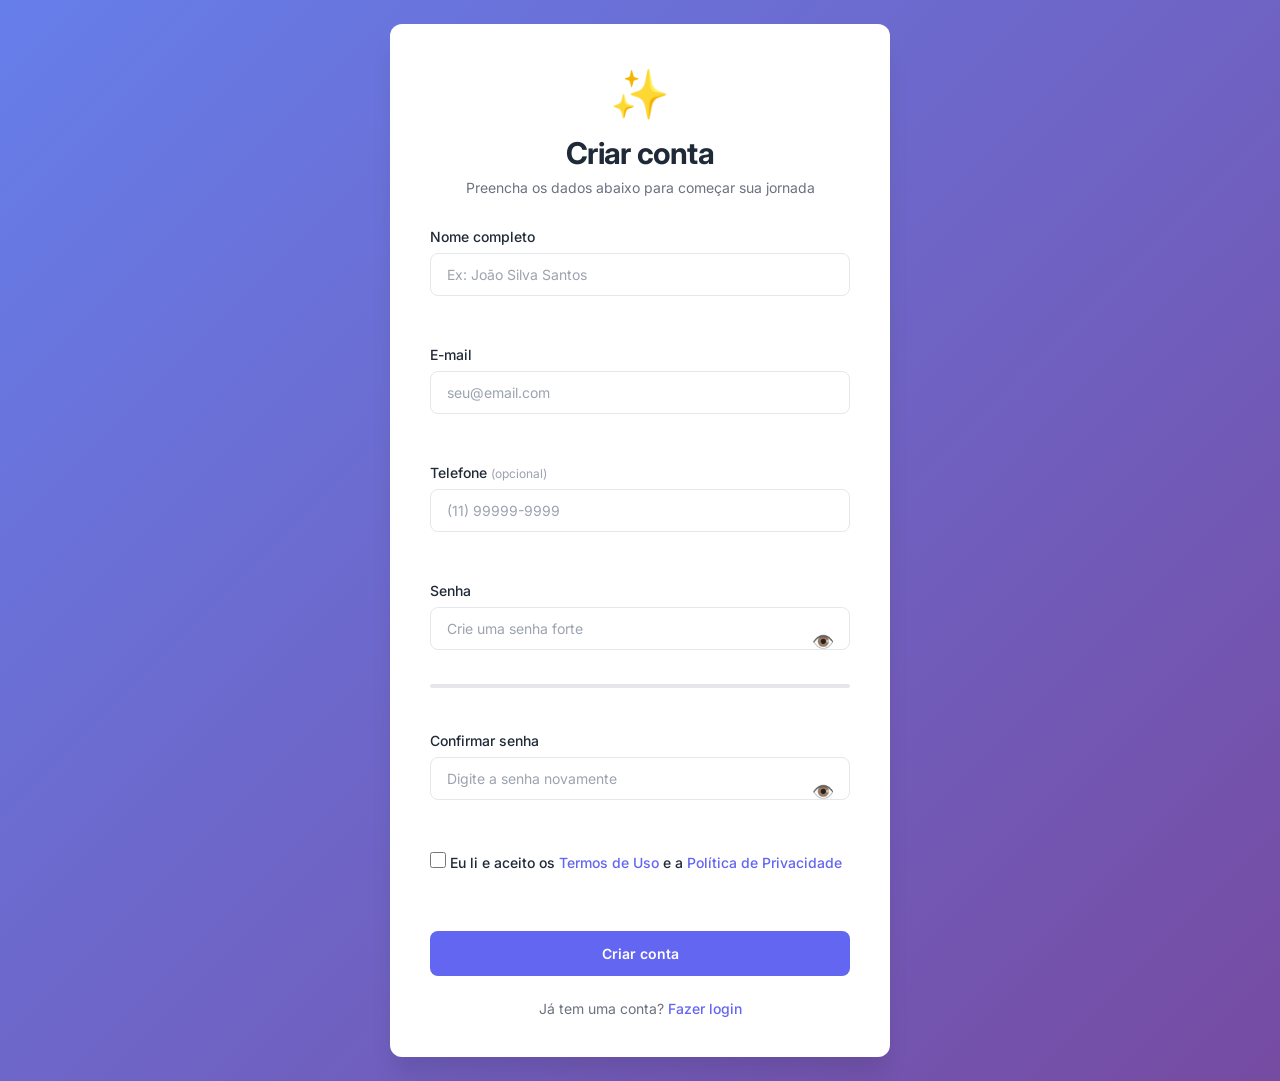
<file: index.html>
<!doctype html>
<html lang="pt-BR">
  <head>
    <!-- METADADOS ESSENCIAIS PARA SEO E COMPATIBILIDADE -->
    <meta charset="UTF-8" />
    <!-- Viewport responsivo - garante que o site funciona em todos os dispositivos -->
    <meta
      name="viewport"
      content="width=device-width, initial-scale=1.0, user-scalable=yes"
    />
    <!-- Descrição para mecanismos de busca e compartilhamento em redes sociais -->
    <meta
      name="description"
      content="Plataforma de registro profissional com validação em tempo real e design responsivo"
    />
    <!-- Autor do projeto para documentação -->
    <meta name="author" content="Herbert Freire" />
    <!-- Título da página que aparece na aba do navegador -->
    <title>Registro | Crie sua conta profissional</title>

    <!-- PRÉ-CONEXÃO COM GOOGLE FONTS - Melhora performance no carregamento das fontes -->
    <link rel="preconnect" href="https://fonts.googleapis.com" />
    <link rel="preconnect" href="https://fonts.gstatic.com" crossorigin />

    <!-- FONTE PROFISSIONAL INTER - Moderna e altamente legível -->
    <link
      href="https://fonts.googleapis.com/css2?family=Inter:opsz,wght@14..32,300;14..32,400;14..32,500;14..32,600;14..32,700&display=swap"
      rel="stylesheet"
    />

    <!-- FOLHA DE ESTILO PRINCIPAL -->
    <link rel="stylesheet" href="css/style.css" />
  </head>
  <body>
    <!-- 
        ESTRUTURA PRINCIPAL DA PÁGINA
        - Container principal centraliza o conteúdo verticalmente
        - Uso de tags semânticas (main) para melhor acessibilidade
    -->
    <main class="container">
      <!-- CARD PRINCIPAL DO FORMULÁRIO -->
      <div class="register-card">
        <!-- 
                CABEÇALHO DA MARCA
                - Logo visual para identidade visual
                - Título principal (H1) para SEO
                - Subtítulo descritivo
            -->
        <div class="brand-header">
          <div class="logo" aria-label="Logo da empresa">✨</div>
          <h1>Criar conta</h1>
          <p>Preencha os dados abaixo para começar sua jornada</p>
        </div>

        <!-- 
                FORMULÁRIO DE REGISTRO
                - novalidate: desativa validação nativa do HTML, usaremos JavaScript
                - id="registerForm": referência para manipulação no JS
            -->
        <form id="registerForm" novalidate>
          <!-- CAMPO: NOME COMPLETO -->
          <div class="form-group">
            <label for="fullname">Nome completo</label>
            <div class="input-wrapper">
              <!-- 
                            required: indica que campo é obrigatório (validação HTML)
                            placeholder: texto de exemplo para orientação do usuário
                        -->
              <input
                type="text"
                id="fullname"
                name="fullname"
                placeholder="Ex: João Silva Santos"
                required
                aria-describedby="fullnameError"
              />
              <!-- Elemento para exibir mensagens de erro em tempo real -->
              <span class="error-message" id="fullnameError"></span>
            </div>
          </div>

          <!-- CAMPO: E-MAIL -->
          <div class="form-group">
            <label for="email">E-mail</label>
            <div class="input-wrapper">
              <input
                type="email"
                id="email"
                name="email"
                placeholder="seu@email.com"
                required
                aria-describedby="emailError"
              />
              <span class="error-message" id="emailError"></span>
            </div>
          </div>

          <!-- CAMPO: TELEFONE (OPCIONAL) -->
          <div class="form-group">
            <label for="phone"
              >Telefone <span class="optional-label">(opcional)</span></label
            >
            <div class="input-wrapper">
              <input
                type="tel"
                id="phone"
                name="phone"
                placeholder="(11) 99999-9999"
                aria-describedby="phoneError"
              />
              <span class="error-message" id="phoneError"></span>
            </div>
          </div>

          <!-- CAMPO: SENHA -->
          <div class="form-group">
            <label for="password">Senha</label>
            <div class="input-wrapper password-wrapper">
              <input
                type="password"
                id="password"
                name="password"
                placeholder="Crie uma senha forte"
                required
                aria-describedby="passwordError"
              />
              <!-- Botão para mostrar/ocultar senha (UX improvement) -->
              <button
                type="button"
                class="toggle-password"
                aria-label="Mostrar ou ocultar senha"
              >
                👁️
              </button>
              <span class="error-message" id="passwordError"></span>
            </div>

            <!-- INDICADOR DE FORÇA DA SENHA -->
            <div class="password-strength">
              <div class="strength-bar"></div>
              <span class="strength-text"></span>
            </div>
          </div>

          <!-- CAMPO: CONFIRMAR SENHA -->
          <div class="form-group">
            <label for="confirmPassword">Confirmar senha</label>
            <div class="input-wrapper password-wrapper">
              <input
                type="password"
                id="confirmPassword"
                name="confirmPassword"
                placeholder="Digite a senha novamente"
                required
                aria-describedby="confirmError"
              />
              <button
                type="button"
                class="toggle-password"
                aria-label="Mostrar ou ocultar senha"
              >
                👁️
              </button>
              <span class="error-message" id="confirmError"></span>
            </div>
          </div>

          <!-- TERMOS E CONDIÇÕES (CHECKBOX) -->
          <div class="form-group checkbox-group">
            <label class="checkbox-label">
              <input type="checkbox" id="terms" required />
              <span>
                Eu li e aceito os
                <a href="#" target="_blank" rel="noopener noreferrer"
                  >Termos de Uso</a
                >
                e a
                <a href="#" target="_blank" rel="noopener noreferrer"
                  >Política de Privacidade</a
                >
              </span>
            </label>
            <span class="error-message" id="termsError"></span>
          </div>

          <!-- BOTÃO DE SUBMISSÃO -->
          <button type="submit" class="btn-submit">Criar conta</button>

          <!-- LINK PARA LOGIN (USUÁRIOS EXISTENTES) -->
          <p class="login-link">
            Já tem uma conta? <a href="#">Fazer login</a>
          </p>
        </form>

        <!-- 
                TOAST NOTIFICATION
                - Sistema de notificações que aparece temporariamente
                - hidden: inicialmente invisível
            -->
        <div id="toast" class="toast hidden">
          <span class="toast-icon">✅</span>
          <span class="toast-message"></span>
        </div>
      </div>
    </main>

    <!-- SCRIPTS CARREGADOS NO FINAL DO BODY (MELHORA PERFORMANCE) -->
    <script src="js/script.js"></script>
  </body>
</html>
</file>
<file: css/style.css>
/* ============================================
   VARIÁVEIS GLOBAIS (CSS CUSTOM PROPERTIES)
   ============================================
   Centraliza cores, sombras e espaçamentos
   Facilita manutenção e themes futuros
*/
:root {
  /* Cores principais - Paleta moderna (indigo + purple gradient) */
  --primary-color: #6366f1;
  --primary-dark: #4f46e5;
  --primary-light: #818cf8;
  --gradient-start: #667eea;
  --gradient-end: #764ba2;

  /* Cores de estado */
  --success-color: #10b981;
  --error-color: #ef4444;
  --warning-color: #f59e0b;

  /* Cores de texto */
  --text-primary: #1f2937;
  --text-secondary: #6b7280;
  --text-light: #9ca3af;
  --text-white: #ffffff;

  /* Cores de fundo e borda */
  --bg-white: #ffffff;
  --bg-gray: #f9fafb;
  --border-color: #e5e7eb;

  /* Sombras - Sistema de elevação (Material Design inspirado) */
  --shadow-sm: 0 1px 2px 0 rgb(0 0 0 / 0.05);
  --shadow-md: 0 4px 6px -1px rgb(0 0 0 / 0.1);
  --shadow-lg: 0 10px 15px -3px rgb(0 0 0 / 0.1);
  --shadow-xl: 0 20px 25px -5px rgb(0 0 0 / 0.1);

  /* Bordas arredondadas */
  --radius-sm: 0.375rem;
  --radius-md: 0.5rem;
  --radius-lg: 0.75rem;

  /* Transições suaves para interações */
  --transition-fast: 150ms ease;
  --transition-normal: 300ms ease;
  --transition-slow: 500ms ease;
}

/* ============================================
   RESET E CONFIGURAÇÕES BASE
   ============================================
   Remove padrões inconsistentes entre navegadores
*/
* {
  margin: 0;
  padding: 0;
  box-sizing: border-box;
}

/* ============================================
   ESTILOS GLOBAIS
   ============================================ */
body {
  /* Fonte principal com fallbacks para segurança */
  font-family:
    "Inter",
    -apple-system,
    BlinkMacSystemFont,
    "Segoe UI",
    sans-serif;

  /* Gradiente dinâmico de fundo */
  background: linear-gradient(
    135deg,
    var(--gradient-start) 0%,
    var(--gradient-end) 100%
  );

  /* Centralização vertical/horizontal */
  min-height: 100vh;
  display: flex;
  align-items: center;
  justify-content: center;

  /* Espaçamento em telas pequenas */
  padding: 1.5rem;

  /* Suaviza bordas em todo o app */
  -webkit-font-smoothing: antialiased;
  -moz-osx-font-smoothing: grayscale;
}

/* ============================================
   CONTAINER PRINCIPAL
   ============================================
   Controla largura máxima e animação de entrada
*/
.container {
  width: 100%;
  max-width: 500px;

  /* Animação de fade com deslocamento suave */
  animation: fadeInUp 0.6s cubic-bezier(0.16, 1, 0.3, 1);
}

/* Animação de entrada do conteúdo */
@keyframes fadeInUp {
  from {
    opacity: 0;
    transform: translateY(30px);
  }
  to {
    opacity: 1;
    transform: translateY(0);
  }
}

/* ============================================
   CARD DO FORMULÁRIO
   ============================================
   Efeito vidro (glassmorphism) sutil
*/
.register-card {
  background: var(--bg-white);
  border-radius: var(--radius-lg);
  padding: 2.5rem;
  box-shadow: var(--shadow-xl);

  /* Transição para possíveis efeitos hover */
  transition:
    transform var(--transition-normal),
    box-shadow var(--transition-normal);
}

.register-card:hover {
  transform: translateY(-2px);
  box-shadow: 0 25px 35px -12px rgb(0 0 0 / 0.25);
}

/* ============================================
   CABEÇALHO DA MARCA
   ============================================ */
.brand-header {
  text-align: center;
  margin-bottom: 2rem;
}

.logo {
  font-size: 3rem;
  margin-bottom: 0.75rem;

  /* Animação sutil no logo */
  animation: gentleBounce 2s ease-in-out infinite;
}

@keyframes gentleBounce {
  0%,
  100% {
    transform: translateY(0);
  }
  50% {
    transform: translateY(-5px);
  }
}

.brand-header h1 {
  font-size: 1.875rem;
  font-weight: 700;
  color: var(--text-primary);
  margin-bottom: 0.5rem;
  letter-spacing: -0.025em;
}

.brand-header p {
  color: var(--text-secondary);
  font-size: 0.875rem;
}

/* ============================================
   GRUPOS DE FORMULÁRIO
   ============================================ */
.form-group {
  margin-bottom: 1.5rem;
}

.form-group label {
  display: block;
  font-size: 0.875rem;
  font-weight: 500;
  color: var(--text-primary);
  margin-bottom: 0.5rem;
}

/* Label opcional (menos destaque) */
.optional-label {
  font-weight: 400;
  color: var(--text-light);
  font-size: 0.75rem;
}

/* ============================================
   WRAPPERS DE INPUT
   ============================================ */
.input-wrapper {
  position: relative;
}

.input-wrapper input {
  width: 100%;
  padding: 0.75rem 1rem;
  font-size: 0.875rem;
  font-family: inherit;

  /* Borda com transição suave */
  border: 1.5px solid var(--border-color);
  border-radius: var(--radius-md);
  transition: all var(--transition-fast);

  background: var(--bg-white);
  outline: none;

  /* Cor do texto */
  color: var(--text-primary);
}

/* Efeito focus - anel de destaque */
.input-wrapper input:focus {
  border-color: var(--primary-color);
  box-shadow: 0 0 0 3px rgba(99, 102, 241, 0.1);
}

/* Estado de erro */
.input-wrapper input.error {
  border-color: var(--error-color);
}

/* Placeholder estilizado */
.input-wrapper input::placeholder {
  color: var(--text-light);
}

/* ============================================
   INPUTS DE SENHA COM BOTÃO TOGGLE
   ============================================ */
.password-wrapper {
  position: relative;
}

.toggle-password {
  position: absolute;
  right: 0.75rem;
  top: 50%;
  transform: translateY(-50%);

  background: none;
  border: none;
  cursor: pointer;
  font-size: 1.125rem;
  padding: 0.25rem;

  color: var(--text-secondary);
  transition: color var(--transition-fast);

  /* Acessibilidade */
  border-radius: var(--radius-sm);
}

.toggle-password:hover {
  color: var(--text-primary);
}

.toggle-password:focus {
  outline: 2px solid var(--primary-color);
  outline-offset: 2px;
}

/* ============================================
   MENSAGENS DE ERRO
   ============================================ */
.error-message {
  display: block;
  font-size: 0.75rem;
  color: var(--error-color);
  margin-top: 0.375rem;
  min-height: 1.25rem;
}

/* ============================================
   MEDIDOR DE FORÇA DA SENHA
   ============================================ */
.password-strength {
  margin-top: 0.5rem;
}

.strength-bar {
  height: 4px;
  background: var(--border-color);
  border-radius: 2px;
  overflow: hidden;
  transition: all var(--transition-normal);
}

/* Estados da barra de força */
.strength-bar.weak {
  background: var(--error-color);
  width: 33%;
}

.strength-bar.medium {
  background: var(--warning-color);
  width: 66%;
}

.strength-bar.strong {
  background: var(--success-color);
  width: 100%;
}

.strength-text {
  font-size: 0.75rem;
  color: var(--text-secondary);
  margin-top: 0.25rem;
  display: inline-block;
  transition: color var(--transition-fast);
}

/* ============================================
   CHECKBOX CUSTOMIZADO
   ============================================ */
.checkbox-group {
  margin-top: 1rem;
}

.checkbox-label {
  display: flex;
  align-items: flex-start;
  gap: 0.75rem;
  cursor: pointer;
  font-size: 0.875rem;
  color: var(--text-secondary);
}

/* Estilização do checkbox nativo (preserva funcionalidade) */
.checkbox-label input[type="checkbox"] {
  margin-top: 0.125rem;
  width: 1rem;
  height: 1rem;
  cursor: pointer;
  accent-color: var(--primary-color);
}

.checkbox-label a {
  color: var(--primary-color);
  text-decoration: none;
  font-weight: 500;
  transition: color var(--transition-fast);
}

.checkbox-label a:hover {
  text-decoration: underline;
  color: var(--primary-dark);
}

/* ============================================
   BOTÃO DE SUBMISSÃO
   ============================================ */
.btn-submit {
  width: 100%;
  padding: 0.875rem;
  font-size: 0.875rem;
  font-weight: 600;
  font-family: inherit;

  color: var(--text-white);
  background: var(--primary-color);
  border: none;
  border-radius: var(--radius-md);
  cursor: pointer;

  transition: all var(--transition-normal);
  margin-top: 0.5rem;

  /* Remove estilo padrão de botão */
  -webkit-appearance: none;
}

.btn-submit:hover {
  background: var(--primary-dark);
  transform: translateY(-2px);
  box-shadow: var(--shadow-md);
}

.btn-submit:active {
  transform: translateY(0);
}

/* ============================================
   LINK DE LOGIN
   ============================================ */
.login-link {
  text-align: center;
  margin-top: 1.5rem;
  font-size: 0.875rem;
  color: var(--text-secondary);
}

.login-link a {
  color: var(--primary-color);
  text-decoration: none;
  font-weight: 500;
  transition: color var(--transition-fast);
}

.login-link a:hover {
  text-decoration: underline;
  color: var(--primary-dark);
}

/* ============================================
   TOAST NOTIFICATION (NOTIFICAÇÕES TEMPORÁRIAS)
   ============================================ */
.toast {
  position: fixed;
  bottom: 2rem;
  right: 2rem;

  background: var(--text-primary);
  color: var(--text-white);
  padding: 1rem 1.5rem;
  border-radius: var(--radius-md);

  display: flex;
  align-items: center;
  gap: 0.75rem;

  box-shadow: var(--shadow-lg);
  animation: slideInRight 0.3s cubic-bezier(0.16, 1, 0.3, 1);
  z-index: 1000;
}

.toast.hidden {
  display: none;
}

.toast.success {
  background: var(--success-color);
}

.toast.error {
  background: var(--error-color);
}

@keyframes slideInRight {
  from {
    transform: translateX(100%);
    opacity: 0;
  }
  to {
    transform: translateX(0);
    opacity: 1;
  }
}

/* ============================================
   RESPONSIVIDADE (MOBILE-FIRST)
   ============================================
   Ajustes para telas pequenas (smartphones)
*/
@media (max-width: 640px) {
  body {
    padding: 0;
    align-items: stretch;
  }

  .register-card {
    padding: 1.5rem;
    border-radius: 0;
    min-height: 100vh;
  }

  /* Toast ocupa largura total em mobile */
  .toast {
    bottom: 1rem;
    right: 1rem;
    left: 1rem;
    justify-content: center;
  }

  /* Ajuste de padding em inputs para mobile */
  .input-wrapper input {
    padding: 0.875rem 1rem;
  }
}

/* ============================================
   ACESSIBILIDADE - FOCUS VISIBLE
   ============================================
   Mantém outline apenas para navegação por teclado
*/
:focus-visible {
  outline: 2px solid var(--primary-color);
  outline-offset: 2px;
  border-radius: var(--radius-sm);
}
</file>
